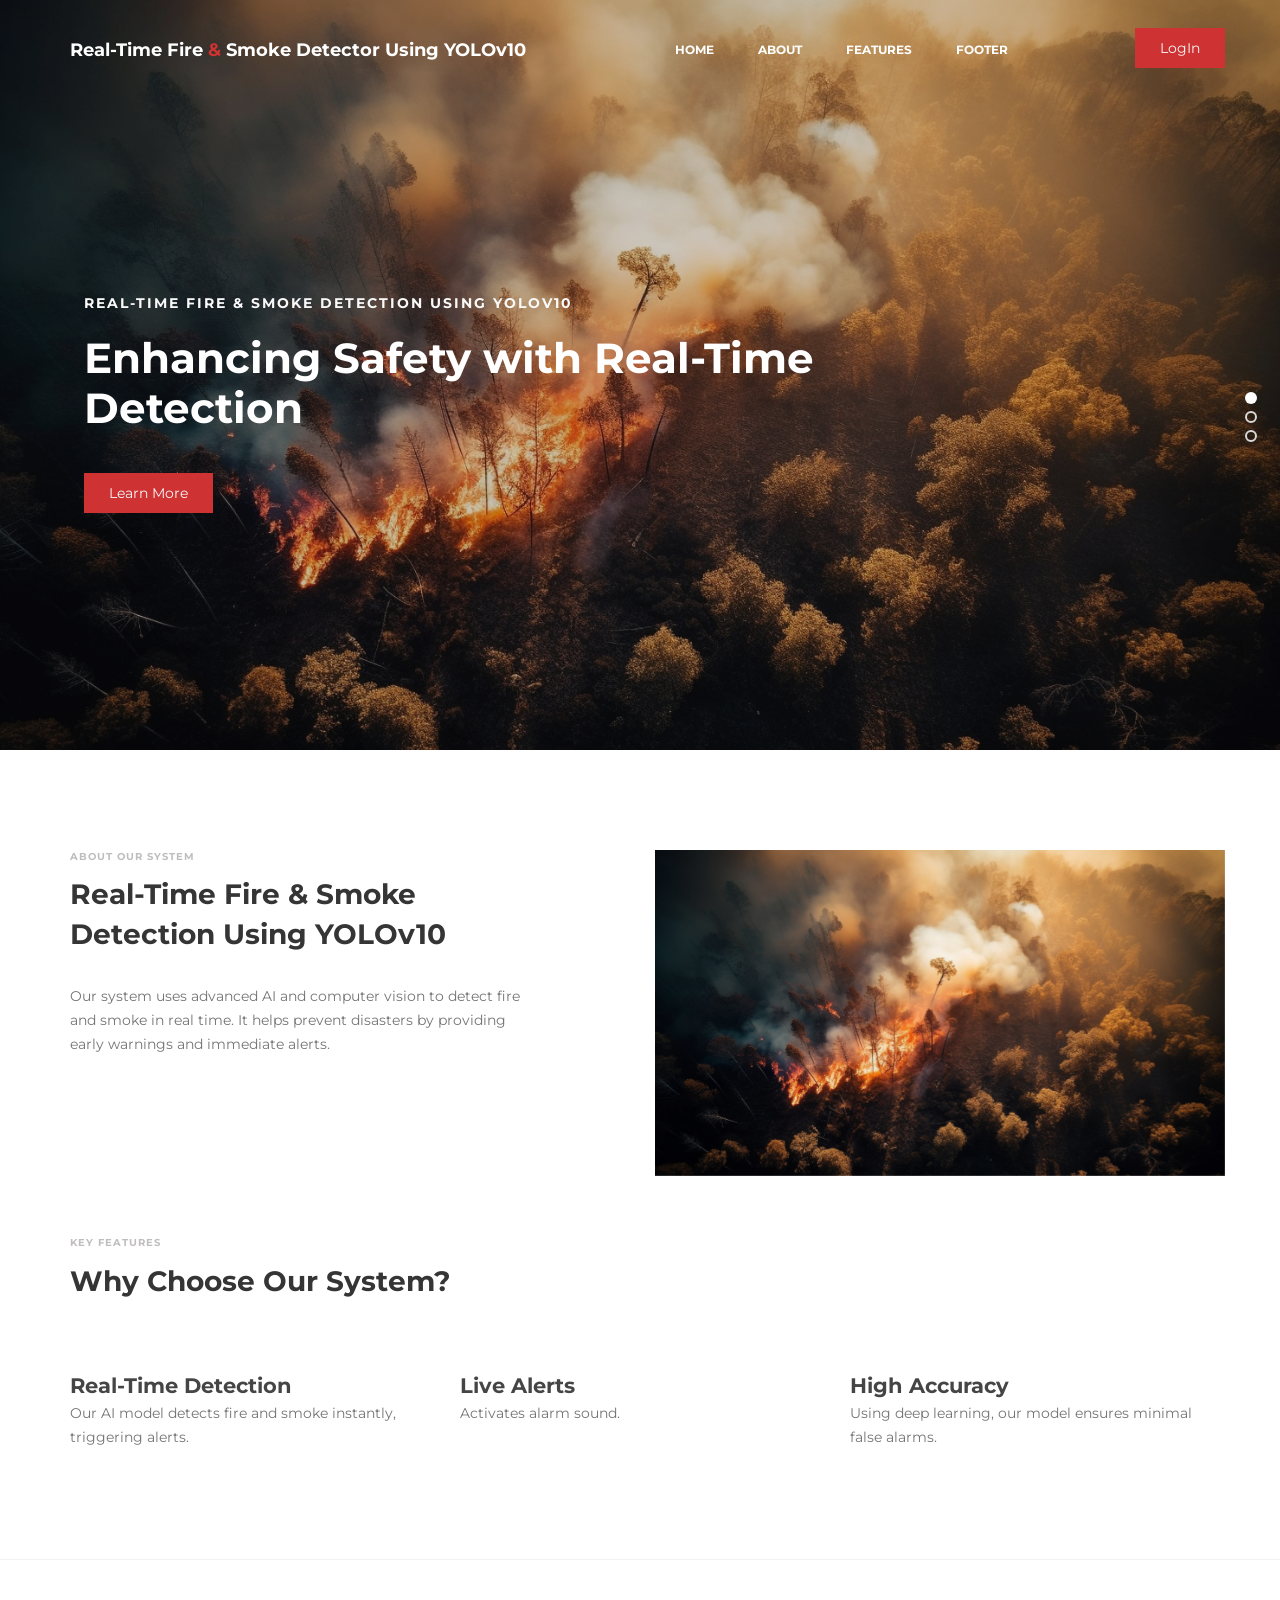
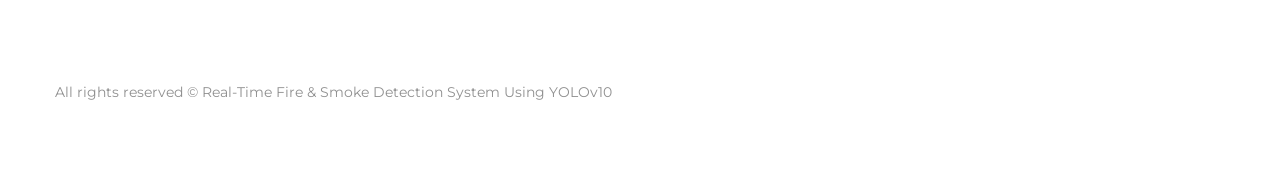
<file: templates/index.html>
<!DOCTYPE html>
<html lang="en">

<head>
     <title>Real-Time Fire & Smoke Detector Using YOLOv10</title>
     <meta charset="UTF-8">
     <meta http-equiv="X-UA-Compatible" content="IE=Edge">
     <meta name="viewport" content="width=device-width, initial-scale=1, maximum-scale=1">
     <link rel="stylesheet" href="../static/css/bootstrap.min.css">
     <link rel="stylesheet" href="../static/css/font-awesome.min.css">
     <link rel="stylesheet" href="../static/css/animate.css">
     <link rel="stylesheet" href="../static/css/owl.carousel.css">
     <link rel="stylesheet" href="../static/css/owl.theme.default.min.css">
     <link rel="stylesheet" href="../static/css/magnific-popup.css">
     <link rel="stylesheet" href="../static/css/templatemo-style.css">
</head>

<body>
     <!-- PRE LOADER -->
     <section class="preloader">
          <div class="spinner">
               <span class="spinner-rotate"></span>
          </div>
     </section>

     <!-- MENU -->
     <section class="navbar custom-navbar navbar-fixed-top" role="navigation">
          <div class="container">
               <div class="navbar-header">
                    <button class="navbar-toggle" data-toggle="collapse" data-target=".navbar-collapse">
                         <span class="icon icon-bar"></span>
                         <span class="icon icon-bar"></span>
                         <span class="icon icon-bar"></span>
                    </button>
                    <a href="/" class="navbar-brand">Real-Time Fire <span>&</span> Smoke Detector Using YOLOv10</a>
               </div>
               <div class="collapse navbar-collapse">
                    <ul class="nav navbar-nav navbar-nav-first">
                         <li><a href="#home" class="smoothScroll">Home</a></li>
                         <li><a href="#about" class="smoothScroll">About</a></li>
                         <li><a href="#features" class="smoothScroll">Features</a></li>
                         <li><a href="#footer" class="smoothScroll">Footer</a></li>
                    </ul>
                    <ul class="nav navbar-nav navbar-right">
                         <a href="/login" class="section-btn">LogIn</a>
                    </ul>
               </div>
          </div>
     </section>

     <!-- HOME -->
     <section id="home" class="slider" data-stellar-background-ratio="0.5">
          <div class="row">

               <div class="owl-carousel owl-theme">
                    <div class="item item-first">
                         <div class="caption">
                              <div class="container">
                                   <div class="col-md-8 col-sm-12">
                                        <h3>Real-Time Fire & Smoke Detection Using YOLOv10</h3>
                                        <h1>Enhancing Safety with Real-Time Detection</h1>
                                        <a href="#about" class="section-btn btn btn-default smoothScroll">Learn More</a>
                                   </div>
                              </div>
                         </div>
                    </div>

                    <div class="item item-second">
                         <div class="caption">
                              <div class="container">
                                   <div class="col-md-8 col-sm-12">
                                        <h3>Early Warning System</h3>
                                        <h1>Instant Alerts to Prevent Disasters</h1>
                                        <a href="#features" class="section-btn btn btn-default smoothScroll">Explore
                                             Features</a>
                                   </div>
                              </div>
                         </div>
                    </div>

                    <div class="item item-third">
                         <div class="caption">
                              <div class="container">
                                   <div class="col-md-8 col-sm-12">
                                        <h3>Protecting Lives & Property</h3>
                                        <h1>Real-Time Fire & Smoke Detection for Homes, Offices & Industries</h1>
                                        <a href="#contact" class="section-btn btn btn-default smoothScroll">Get in
                                             Touch</a>
                                   </div>
                              </div>
                         </div>
                    </div>
               </div>

          </div>
     </section>

     <!-- ABOUT -->
     <section id="about" data-stellar-background-ratio="0.5">
          <div class="container">
               <div class="row">
                    <div class="col-md-6 col-sm-12">
                         <div class="about-info">
                              <div class="section-title wow fadeInUp" data-wow-delay="0.2s">
                                   <h4>About Our System</h4>
                                   <h2>Real-Time Fire & Smoke Detection Using YOLOv10</h2>
                              </div>
                              <div class="wow fadeInUp" data-wow-delay="0.4s">
                                   <p>Our system uses advanced AI and computer vision to detect fire and smoke in real
                                        time. It helps prevent disasters by providing early warnings and immediate
                                        alerts.</p>
                              </div>
                         </div>
                    </div>
                    <div class="col-md-6 col-sm-12">
                         <div class="wow fadeInUp about-image" data-wow-delay="0.6s">
                              <img src="../static/images/i3.jpg" class="img-responsive" alt="Fire & Smoke Detection">
                         </div>
                    </div>
               </div>
          </div>
     </section>

     <!-- FEATURES -->
     <section id="features" data-stellar-background-ratio="0.5">
          <div class="container">
               <div class="row">
                    <div class="col-md-12 col-sm-12">
                         <div class="section-title wow fadeInUp" data-wow-delay="0.2s">
                              <h4>Key Features</h4>
                              <h2>Why Choose Our System?</h2>
                         </div>
                    </div>
                    <div class="col-md-4 col-sm-6">
                         <div class="feature-box wow fadeInUp" data-wow-delay="0.4s">
                              <h3>Real-Time Detection</h3>
                              <p>Our AI model detects fire and smoke instantly, triggering alerts.</p>
                         </div>
                    </div>
                    <div class="col-md-4 col-sm-6">
                         <div class="feature-box wow fadeInUp" data-wow-delay="0.6s">
                              <h3>Live Alerts</h3>
                              <p>Activates alarm sound.</p>
                         </div>
                    </div>
                    <div class="col-md-4 col-sm-6">
                         <div class="feature-box wow fadeInUp" data-wow-delay="0.8s">
                              <h3>High Accuracy</h3>
                              <p>Using deep learning, our model ensures minimal false alarms.</p>
                         </div>
                    </div>
               </div>
          </div>
     </section>

     <!-- FOOTER -->
     <footer id="footer" data-stellar-background-ratio="0.5">
          <div class="container">
               <div class="row">
                    <p>All rights reserved &copy; Real-Time Fire & Smoke Detection System Using YOLOv10</p>
               </div>
          </div>
     </footer>

     <!-- SCRIPTS -->
     <script src="../static/js/jquery.js"></script>
     <script src="../static/js/bootstrap.min.js"></script>
     <script src="../static/js/jquery.stellar.min.js"></script>
     <script src="../static/js/wow.min.js"></script>
     <script src="../static/js/owl.carousel.min.js"></script>
     <script src="../static/js/jquery.magnific-popup.min.js"></script>
     <script src="../static/js/smoothscroll.js"></script>
     <script src="../static/js/custom.js"></script>
</body>

</html>
</file>
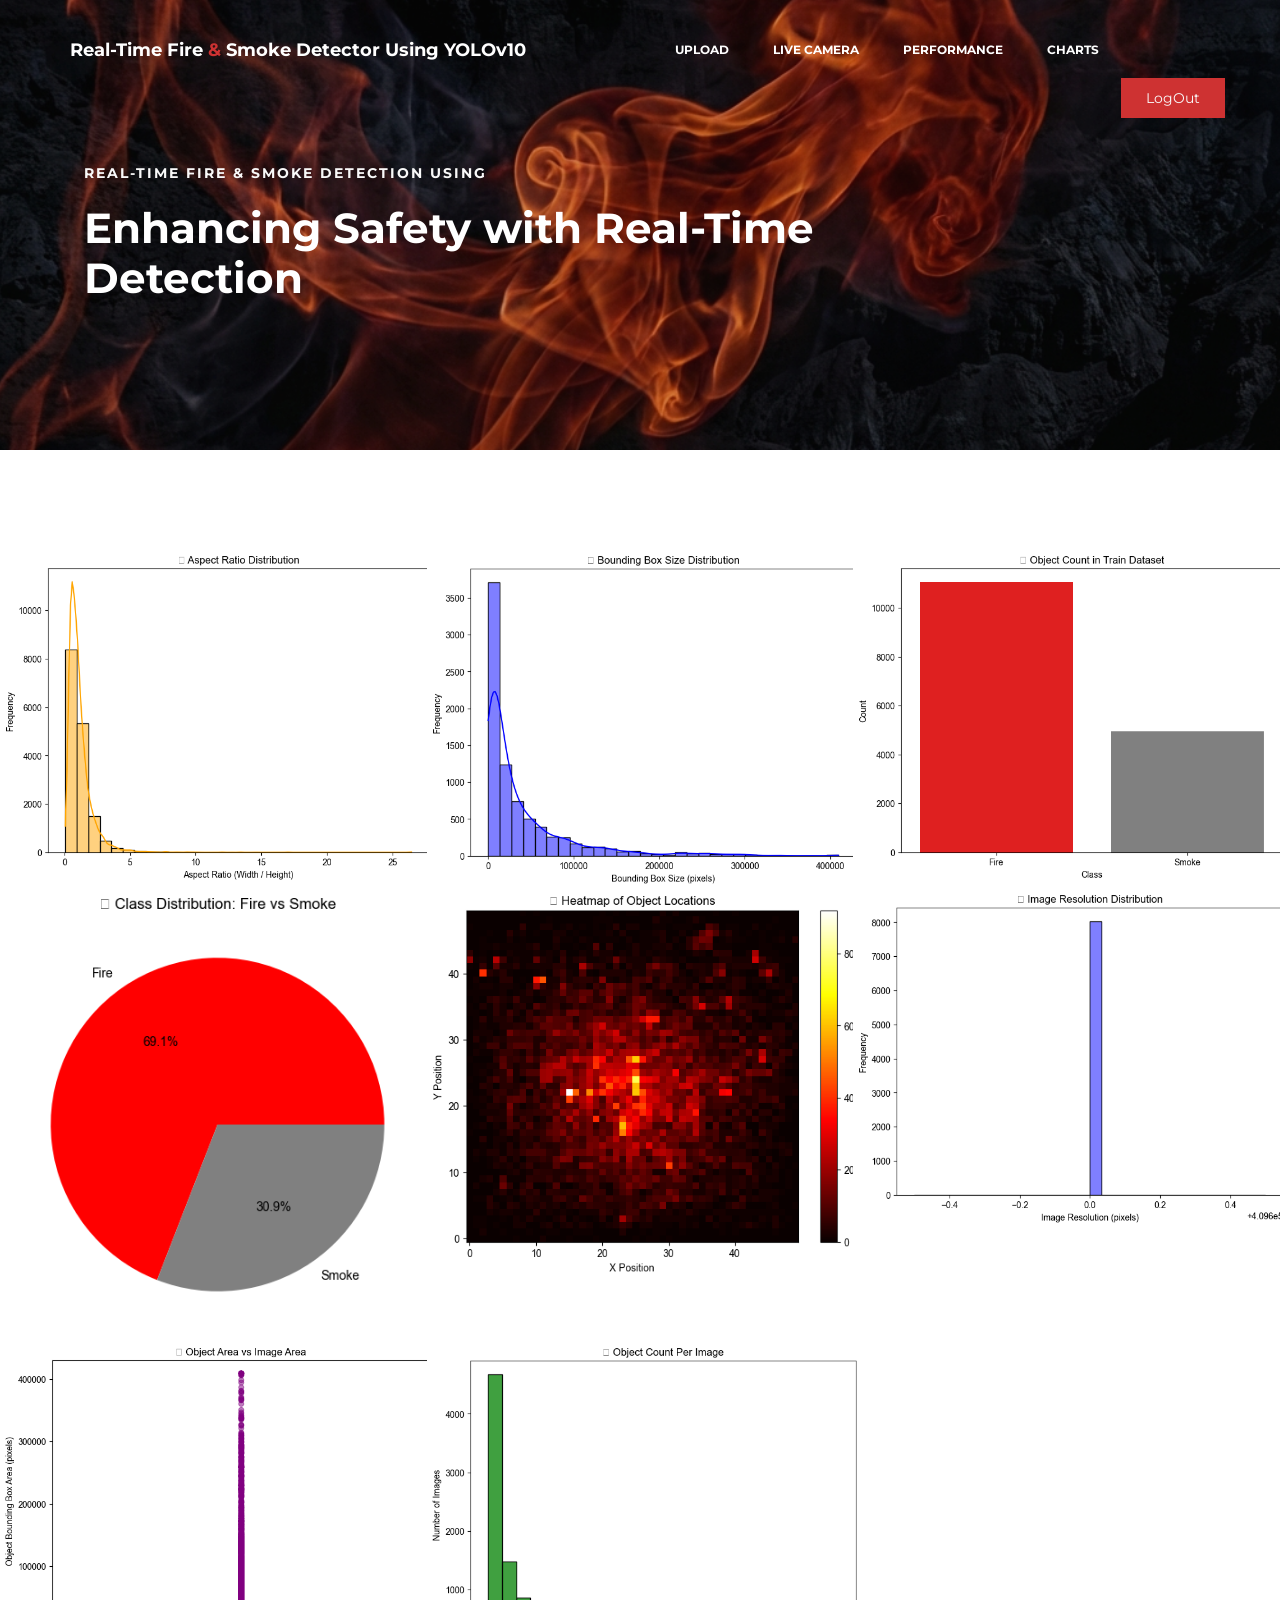
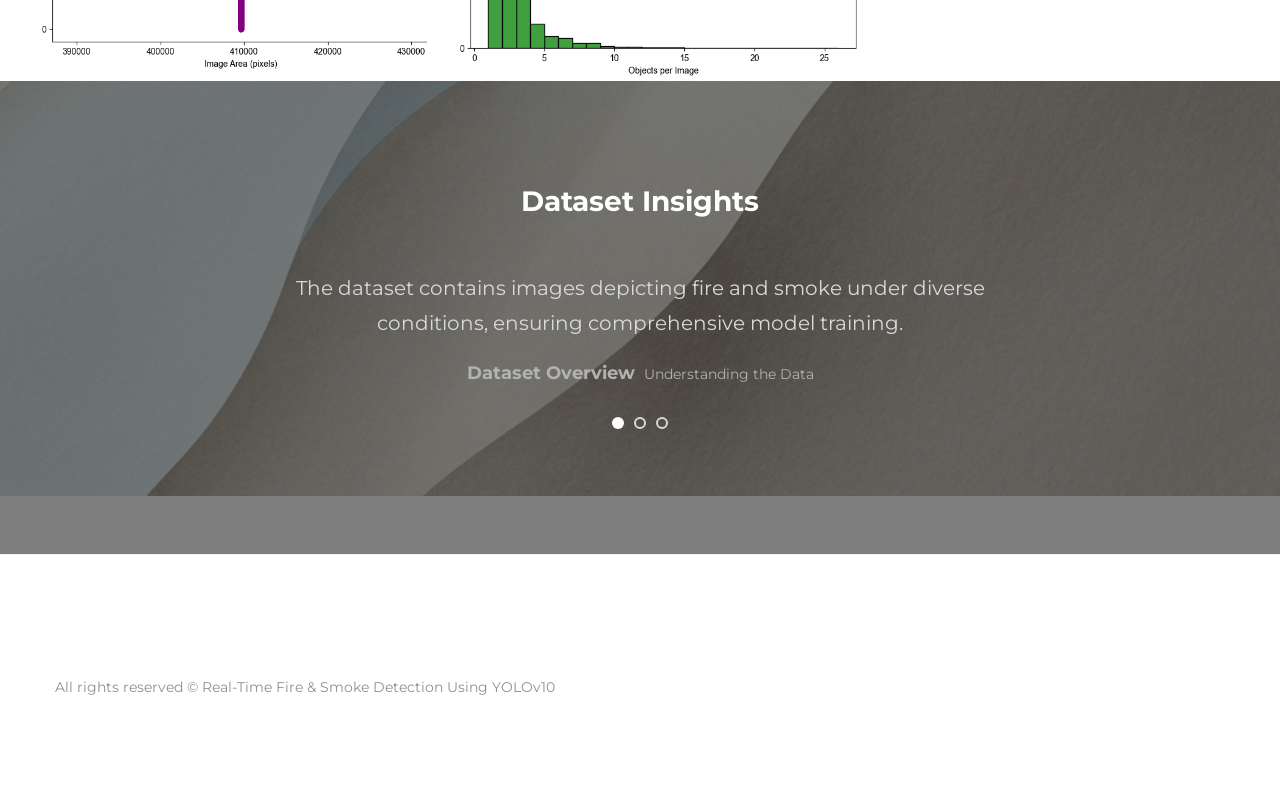
<file: templates/charts.html>
<!DOCTYPE html>
<html lang="en">

<head>

    <title>Real-Time Fire & Smoke Detector Using YOLOv10</title>

    <meta charset="UTF-8">
    <meta http-equiv="X-UA-Compatible" content="IE=Edge">
    <meta name="description" content="">
    <meta name="keywords" content="">
    <meta name="author" content="">
    <meta name="viewport" content="width=device-width, initial-scale=1, maximum-scale=1">

    <link rel="stylesheet" href="../static/css/bootstrap.min.css">
    <link rel="stylesheet" href="../static/css/font-awesome.min.css">
    <link rel="stylesheet" href="../static/css/animate.css">
    <link rel="stylesheet" href="../static/css/owl.carousel.css">
    <link rel="stylesheet" href="../static/css/owl.theme.default.min.css">
    <link rel="stylesheet" href="../static/css/magnific-popup.css">

    <!-- MAIN CSS -->
    <link rel="stylesheet" href="../static/css/templatemo-style-2.css">

</head>

<body>


    <section class="preloader">
        <div class="spinner">
            <span class="spinner-rotate"></span>
        </div>
    </section>

    <!-- MENU -->
    <section class="navbar custom-navbar navbar-fixed-top" role="navigation">
        <div class="container">
            <div class="navbar-header">
                <button class="navbar-toggle" data-toggle="collapse" data-target=".navbar-collapse">
                    <span class="icon icon-bar"></span>
                    <span class="icon icon-bar"></span>
                    <span class="icon icon-bar"></span>
                </button>
                <a href="/about" class="navbar-brand">Real-Time Fire <span>&</span> Smoke Detector Using YOLOv10</a>
            </div>
            <div class="collapse navbar-collapse">
                <ul class="nav navbar-nav navbar-nav-first">
                    <li><a href="/about" class="smoothScroll">Upload</a></li>
                    <li><a href="/live_video" class="smoothScroll">Live Camera</a></li>
                    <li><a href="/performance" class="smoothScroll">Performance</a></li>
                    <li><a href="charts" class="smoothScroll">Charts</a></li>
                </ul>
                <ul class="nav navbar-nav navbar-right">
                    <a href="/logout" class="section-btn">LogOut</a>
                </ul>
            </div>
        </div>
    </section>

    <!-- HOME -->
    <section id="home" class="slider" data-stellar-background-ratio="0.5">
        <div class="row">
            <div class="owl-carousel owl-theme">
                <div class="item item-first">
                    <img src="../static/images/header_fire_smoke.jpg" class="bg-video"
                        style="width: 100%; height: 100%; object-fit: cover; position: absolute; z-index: -1;">
                    <div class="caption">
                        <div class="container">
                            <div class="col-md-8 col-sm-12">
                                <h3>Real-Time Fire & Smoke Detection Using </h3>
                                <h1>Enhancing Safety with Real-Time Detection</h1>
                            </div>
                        </div>
                    </div>
                </div>
            </div>
        </div>
    </section>








    <!-- MENU-->
    <section id="menu" data-stellar-background-ratio="0.5">



        <div class="container">

            <div class="row">

                <div class="col-md-4 col-sm-6">
                    <!-- CHART THUMB -->
                    <div class="menu-thumb">
                        <a href="../static/images/charts/aspect_ratio_distribution.png" class="image-popup"
                            title="Aspect Ratio Distribution">
                            <img src="../static/images/charts/aspect_ratio_distribution.png" class="img-responsive"
                                alt="Aspect Ratio Distribution">

                            <div class="menu-info">
                                <div class="menu-item">
                                    <h3>Aspect Ratio Distribution</h3>
                                    <p>Visualizing the aspect ratios of images in the dataset.</p>
                                </div>
                            </div>
                        </a>
                    </div>
                </div>

                <div class="col-md-4 col-sm-6">
                    <!-- CHART THUMB -->
                    <div class="menu-thumb">
                        <a href="../static/images/charts/bbox_size_distribution.png" class="image-popup"
                            title="Bounding Box Size Distribution">
                            <img src="../static/images/charts/bbox_size_distribution.png" class="img-responsive"
                                alt="Bounding Box Size Distribution">

                            <div class="menu-info">
                                <div class="menu-item">
                                    <h3>Bounding Box Size Distribution</h3>
                                    <p>Analyzing the sizes of bounding boxes in the dataset.</p>
                                </div>
                            </div>
                        </a>
                    </div>
                </div>

                <div class="col-md-4 col-sm-6">
                    <!-- CHART THUMB -->
                    <div class="menu-thumb">
                        <a href="../static/images/charts/class_count_train.png" class="image-popup"
                            title="Class Count in Training Set">
                            <img src="../static/images/charts/class_count_train.png" class="img-responsive"
                                alt="Class Count in Training Set">

                            <div class="menu-info">
                                <div class="menu-item">
                                    <h3>Class Count in Training Set</h3>
                                    <p>Distribution of fire and smoke classes in the training data.</p>
                                </div>
                            </div>
                        </a>
                    </div>
                </div>




            </div>
        </div>
        <div class="container">

            <div class="row">

                <div class="col-md-4 col-sm-6">
                    <!-- CHART THUMB -->
                    <div class="menu-thumb">
                        <a href="../static/images/charts/class_distribution.png" class="image-popup"
                            title="Class Distribution">
                            <img src="../static/images/charts/class_distribution.png" class="img-responsive"
                                alt="Class Distribution">

                            <div class="menu-info">
                                <div class="menu-item">
                                    <h3>Class Distribution</h3>
                                    <p>Visualizing the distribution of fire and smoke classes.</p>
                                </div>
                            </div>
                        </a>
                    </div>
                </div>

                <div class="col-md-4 col-sm-6">
                    <!-- CHART THUMB -->
                    <div class="menu-thumb">
                        <a href="../static/images/charts/heatmap.png" class="image-popup"
                            title="Heatmap of Annotations">
                            <img src="../static/images/charts/heatmap.png" class="img-responsive"
                                alt="Heatmap of Annotations">

                            <div class="menu-info">
                                <div class="menu-item">
                                    <h3>Heatmap of Annotations</h3>
                                    <p>Highlighting areas with frequent fire and smoke detections.</p>
                                </div>
                            </div>
                        </a>
                    </div>
                </div>

                <div class="col-md-4 col-sm-6">
                    <!-- CHART THUMB -->
                    <div class="menu-thumb">
                        <a href="../static/images/charts/image_resolution_distribution.png" class="image-popup"
                            title="Image Resolution Distribution">
                            <img src="../static/images/charts/image_resolution_distribution.png" class="img-responsive"
                                alt="Image Resolution Distribution">

                            <div class="menu-info">
                                <div class="menu-item">
                                    <h3>Image Resolution Distribution</h3>
                                    <p>Distribution of image resolutions across the dataset.</p>
                                </div>
                            </div>
                        </a>
                    </div>
                </div>




            </div>
        </div>

        <div class="container">

            <div class="row">



                <div class="col-md-4 col-sm-6">
                    <!-- CHART THUMB -->
                    <div class="menu-thumb">
                        <a href="../static/images/charts/object_area_vs_image_area.png" class="image-popup"
                            title="Object Area vs Image Area">
                            <img src="../static/images/charts/object_area_vs_image_area.png" class="img-responsive"
                                alt="Object Area vs Image Area">

                            <div class="menu-info">
                                <div class="menu-item">
                                    <h3>Object Area vs Image Area</h3>
                                    <p>Comparing object sizes relative to image dimensions.</p>
                                </div>
                            </div>
                        </a>
                    </div>
                </div>

                <div class="col-md-4 col-sm-6">
                    <!-- CHART THUMB -->
                    <div class="menu-thumb">
                        <a href="../static/images/charts/object_count_per_image.png" class="image-popup"
                            title="Object Count per Image">
                            <img src="../static/images/charts/object_count_per_image.png" class="img-responsive"
                                alt="Object Count per Image">

                            <div class="menu-info">
                                <div class="menu-item">
                                    <h3>Object Count per Image</h3>
                                    <p>Distribution of detected objects across images.</p>
                                </div>
                            </div>
                        </a>
                    </div>
                </div>


            </div>
        </div>



    </section>

    <section id="testimonial" data-stellar-background-ratio="0.5">
        <div class="overlay"></div>
        <div class="container">
            <div class="row">

                <div class="col-md-12 col-sm-12">
                    <div class="section-title wow fadeInUp" data-wow-delay="0.1s">
                        <h2>Dataset Insights</h2>
                    </div>
                </div>

                <div class="col-md-offset-2 col-md-8 col-sm-12">
                    <div class="owl-carousel owl-theme">
                        <div class="item">
                            <p>The dataset contains images depicting fire and smoke under diverse conditions, ensuring
                                comprehensive model training.</p>
                            <div class="tst-author">
                                <h4>Dataset Overview</h4>
                                <span>Understanding the Data</span>
                            </div>
                        </div>

                        <div class="item">
                            <p>Visualizations such as class distribution and bounding box sizes help uncover dataset
                                patterns, ensuring better detection accuracy.</p>
                            <div class="tst-author">
                                <h4>Data Distribution</h4>
                                <span>Analyzing the Patterns</span>
                            </div>
                        </div>

                        <div class="item">
                            <p>Insights drawn from these charts guide model improvements, optimizing detection
                                performance for real-world scenarios.</p>
                            <div class="tst-author">
                                <h4>Model Insights</h4>
                                <span>Enhancing Performance</span>
                            </div>
                        </div>

                    </div>
                </div>

            </div>
        </div>
    </section>






    <!-- FOOTER -->
    <footer id="footer" data-stellar-background-ratio="0.5">
        <div class="container">
            <div class="row">
                <p>All rights reserved &copy; Real-Time Fire & Smoke Detection Using YOLOv10</p>
            </div>
        </div>
    </footer>


    <!-- SCRIPTS -->
    <script src="../static/js/jquery.js"></script>
    <script src="../static/js/bootstrap.min.js"></script>
    <script src="../static/js/jquery.stellar.min.js"></script>
    <script src="../static/js/wow.min.js"></script>
    <script src="../static/js/owl.carousel.min.js"></script>
    <script src="../static/js/jquery.magnific-popup.min.js"></script>
    <script src="../static/js/smoothscroll.js"></script>
    <script src="../static/js/custom.js"></script>

</body>

</html>
</file>
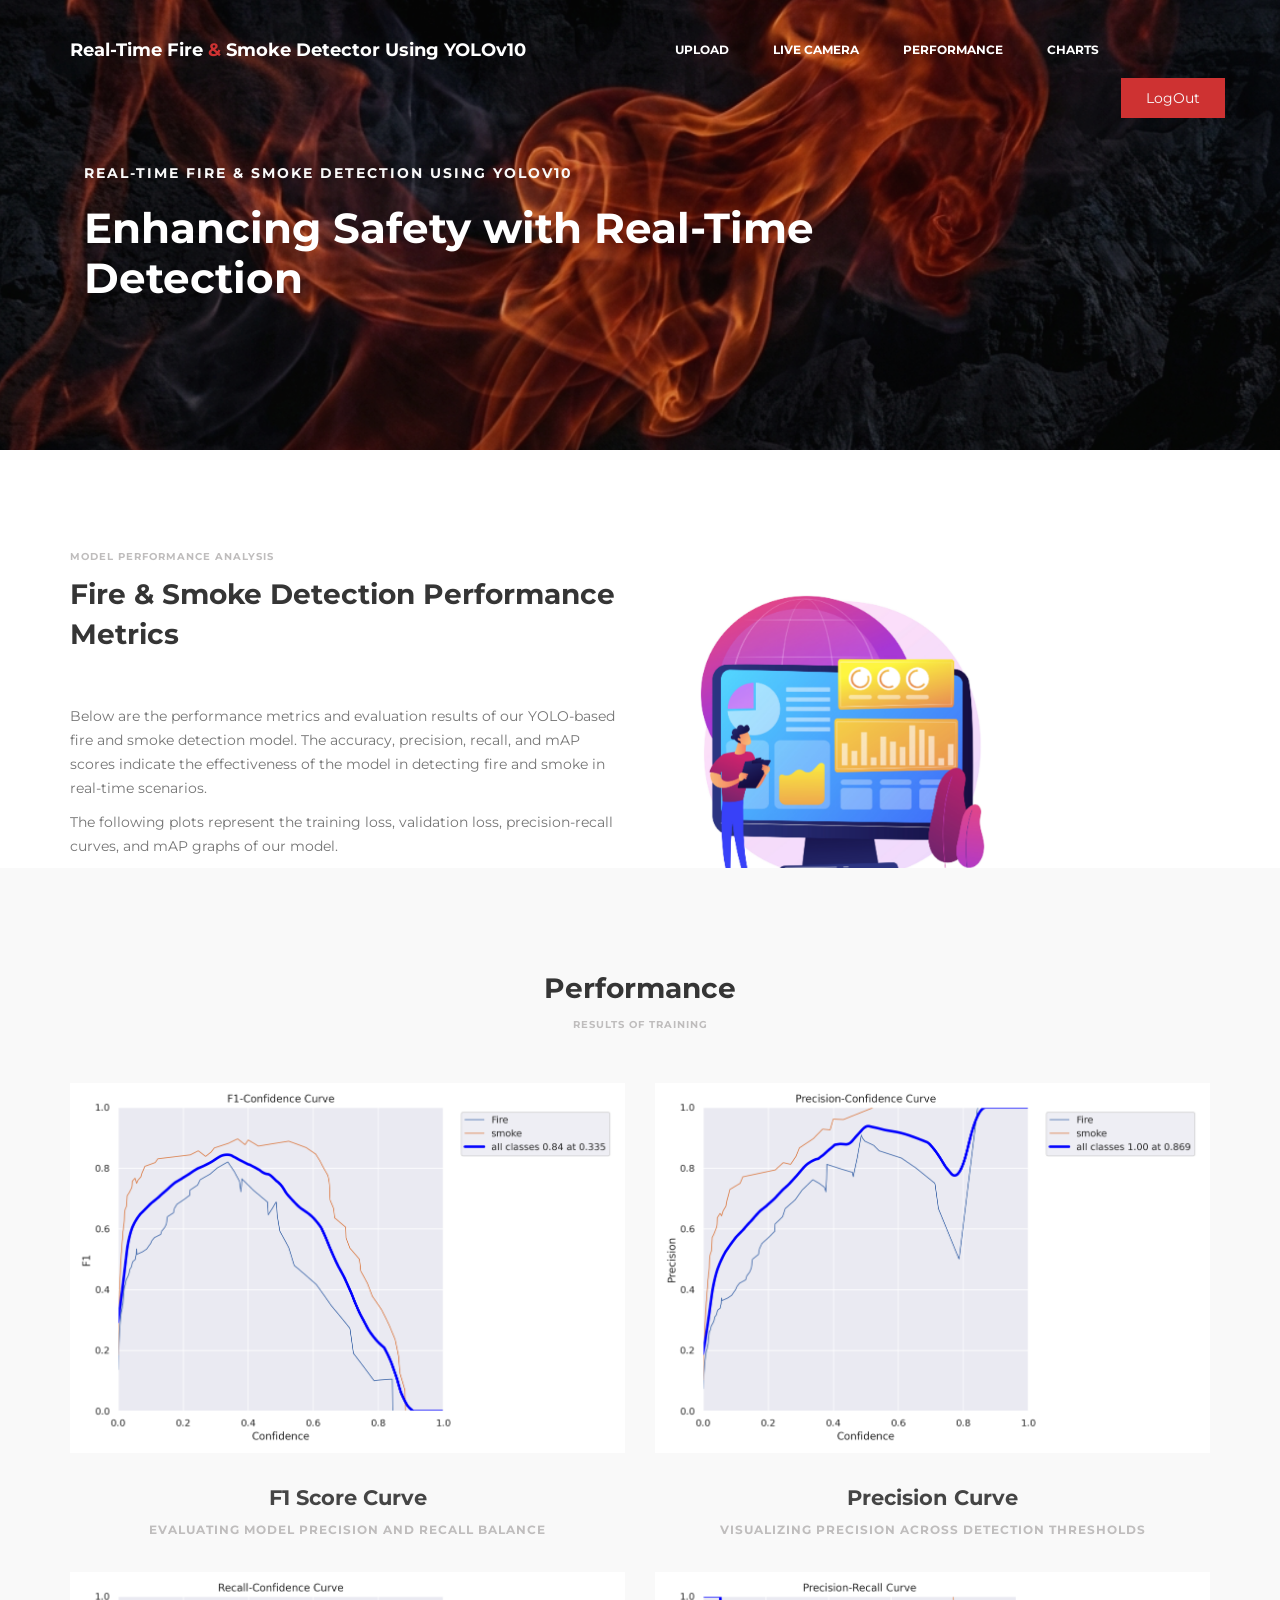
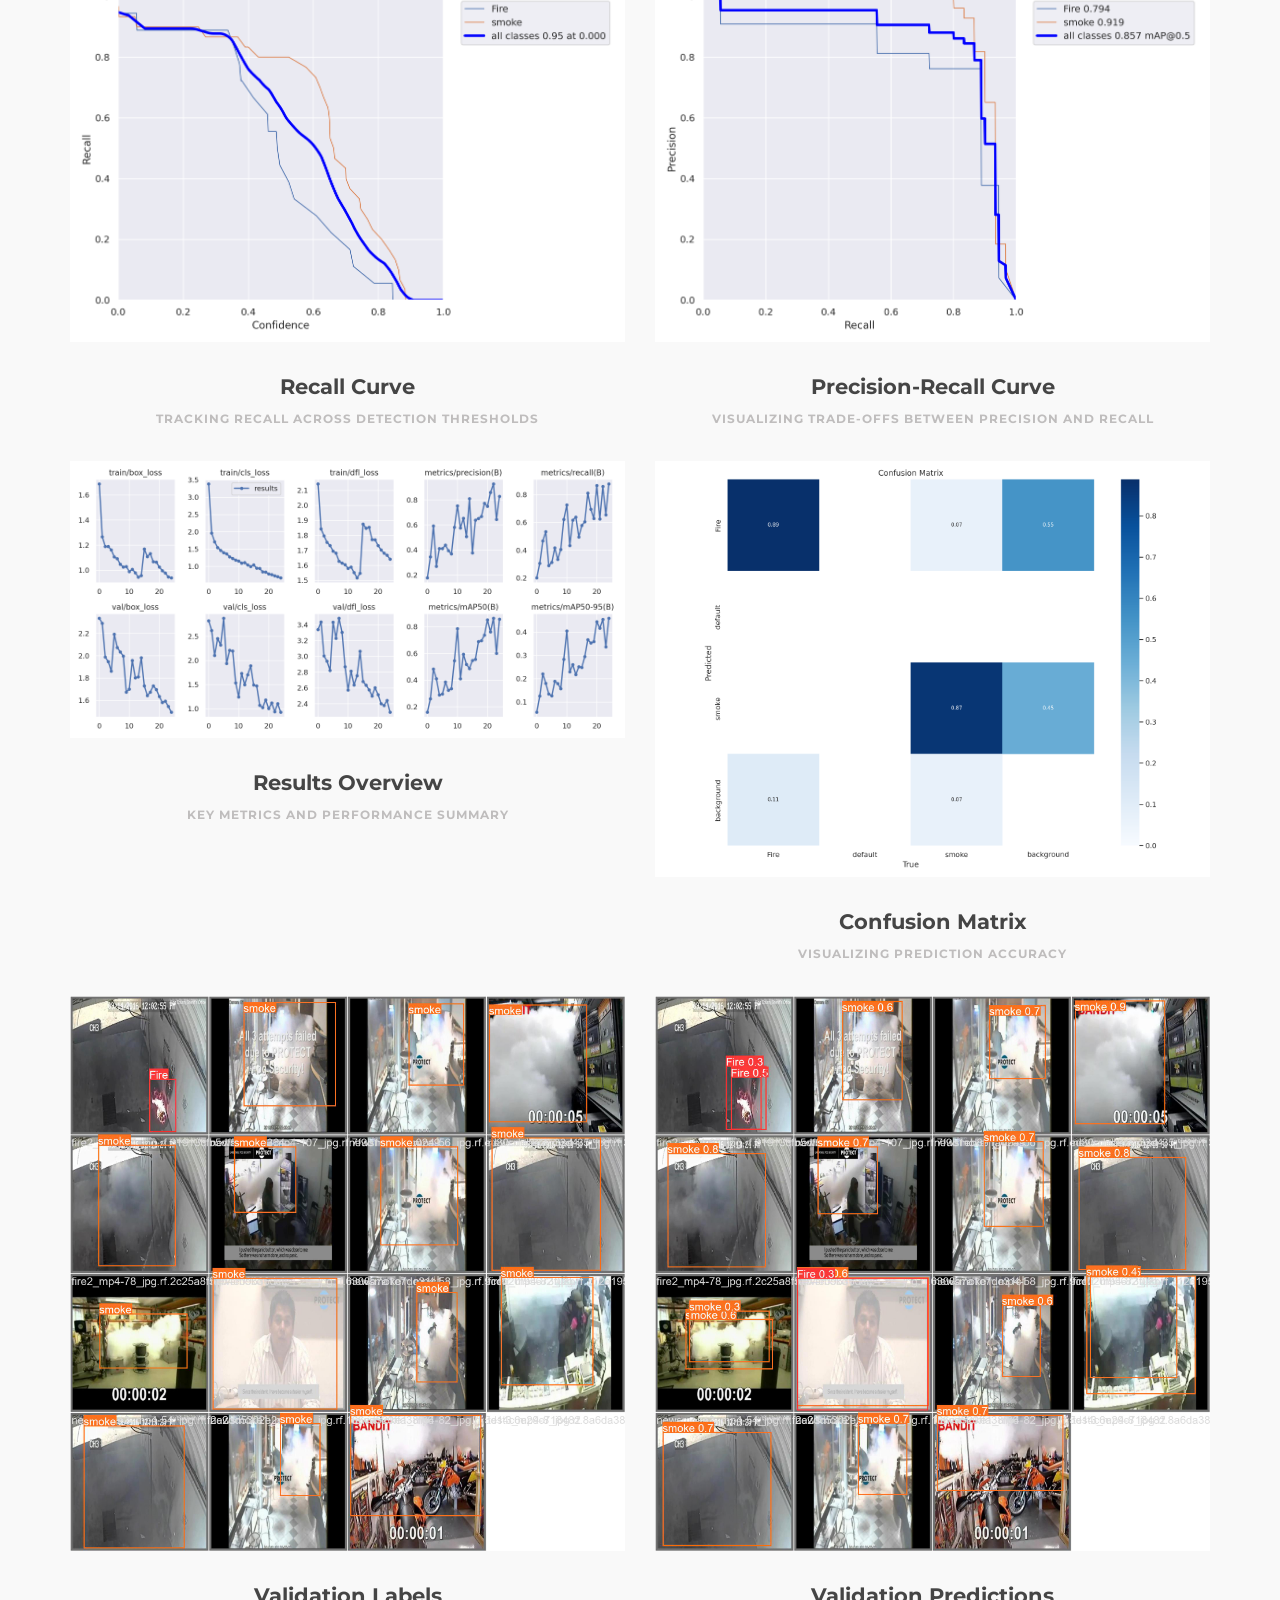
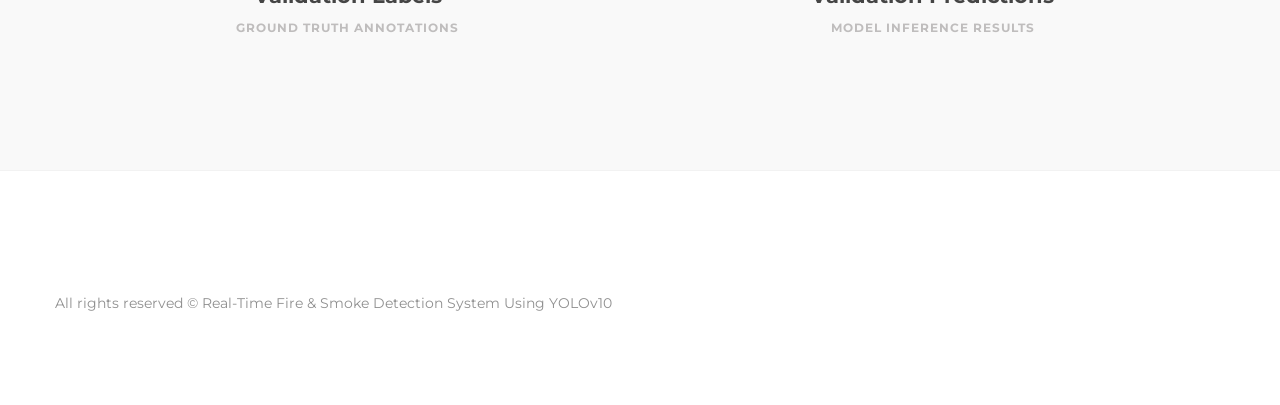
<file: templates/performance.html>
<!DOCTYPE html>
<html lang="en">

<head>

    <title>Real-Time Fire & Smoke Detector Using YOLOv10</title>
    <!-- 

Eatery Cafe Template 

http://www.templatemo.com/tm-515-eatery

-->
    <meta charset="UTF-8">
    <meta http-equiv="X-UA-Compatible" content="IE=Edge">
    <meta name="description" content="">
    <meta name="keywords" content="">
    <meta name="author" content="">
    <meta name="viewport" content="width=device-width, initial-scale=1, maximum-scale=1">

    <link rel="stylesheet" href="../static/css/bootstrap.min.css">
    <link rel="stylesheet" href="../static/css/font-awesome.min.css">
    <link rel="stylesheet" href="../static/css/animate.css">
    <link rel="stylesheet" href="../static/css/owl.carousel.css">
    <link rel="stylesheet" href="../static/css/owl.theme.default.min.css">
    <link rel="stylesheet" href="../static/css/magnific-popup.css">

    <!-- MAIN CSS -->
    <link rel="stylesheet" href="../static/css/templatemo-style-2.css">

</head>

<body>

    <!-- PRE LOADER -->
    <!-- PRE LOADER -->
    <section class="preloader">
        <div class="spinner">
            <span class="spinner-rotate"></span>
        </div>
    </section>

    <!-- MENU -->
    <section class="navbar custom-navbar navbar-fixed-top" role="navigation">
        <div class="container">
            <div class="navbar-header">
                <button class="navbar-toggle" data-toggle="collapse" data-target=".navbar-collapse">
                    <span class="icon icon-bar"></span>
                    <span class="icon icon-bar"></span>
                    <span class="icon icon-bar"></span>
                </button>
                <a href="/about" class="navbar-brand">Real-Time Fire <span>&</span> Smoke Detector Using YOLOv10</a>
            </div>
            <div class="collapse navbar-collapse">
                <ul class="nav navbar-nav navbar-nav-first">
                    <li><a href="/about" class="smoothScroll">Upload</a></li>
                    <li><a href="/live_video" class="smoothScroll">Live Camera</a></li>
                    <li><a href="/performance" class="smoothScroll">Performance</a></li>
                    <li><a href="/charts" class="smoothScroll">Charts</a></li>
                </ul>
                <ul class="nav navbar-nav navbar-right">
                    <a href="/logout" class="section-btn">LogOut</a>
                </ul>
            </div>
        </div>
    </section>

    <!-- HOME -->
    <section id="home" class="slider" data-stellar-background-ratio="0.5">
        <div class="row">
            <div class="owl-carousel owl-theme">
                <div class="item item-first">
                    <img src="../static/images/header_fire_smoke.jpg" class="bg-video"
                        style="width: 100%; height: 100%; object-fit: cover; position: absolute; z-index: -1;">
                    <div class="caption">
                        <div class="container">
                            <div class="col-md-8 col-sm-12">
                                <h3>Real-Time Fire & Smoke Detection Using YOLOv10</h3>
                                <h1>Enhancing Safety with Real-Time Detection</h1>
                            </div>
                        </div>
                    </div>
                </div>
            </div>
        </div>
    </section>


    <!-- ABOUT -->
    <section id="about" data-stellar-background-ratio="0.5">
        <div class="container">
            <div class="row">
                <div class="col-md-6 col-sm-12">
                    <div class="performance-info">
                        <div class="section-title wow fadeInUp" data-wow-delay="0.2s">
                            <h4>Model Performance Analysis</h4>
                            <h2>Fire & Smoke Detection Performance Metrics</h2>
                        </div>
                        <div class="wow fadeInUp" data-wow-delay="0.4s">
                            <p>Below are the performance metrics and evaluation results of our YOLO-based fire and smoke
                                detection model. The accuracy, precision, recall, and mAP scores indicate the
                                effectiveness of the model in detecting fire and smoke in real-time scenarios.</p>
                            <p>The following plots represent the training loss, validation loss, precision-recall
                                curves, and mAP graphs of our model.</p>
                        </div>
                    </div>
                </div>

                <div class="col-md-4 col-sm-4">
                    <div class="wow fadeInUp about-image" data-wow-delay="0.6s">
                        <img src="../static/images/performance.jpg" class="img-responsive" alt="">
                    </div>
                </div>
            </div>
        </div>
    </section>


    <!-- TEAM -->
    <section id="team" data-stellar-background-ratio="0.5">
        <div class="container">
            <div class="row">

                <div class="col-md-12 col-sm-12">
                    <div class="section-title wow fadeInUp" data-wow-delay="0.1s">
                        <h2>Performance</h2>
                        <h4>Results of training</h4>
                    </div>
                </div>

                <div class="col-md-6 col-sm-6">
                    <div class="team-thumb wow fadeInUp" data-wow-delay="0.2s">
                        <img src="../static/images/new/F1_curve.png" class="img-responsive" alt="">
                        <div class="team-hover">
                            <div class="team-item">
                                <h4>F1 Score Curve - Performance Analysis</h4>
                            </div>
                        </div>
                    </div>
                    <div class="team-info">
                        <h3>F1 Score Curve</h3>
                        <p>Evaluating Model Precision and Recall Balance</p>
                    </div>
                </div>

                <div class="col-md-6 col-sm-6">
                    <div class="team-thumb wow fadeInUp" data-wow-delay="0.4s">
                        <img src="../static/images/new/P_curve.png" class="img-responsive" alt="">
                        <div class="team-hover">
                            <div class="team-item">
                                <h4>Precision Curve - Analyzing Model Accuracy</h4>
                            </div>
                        </div>
                    </div>
                    <div class="team-info">
                        <h3>Precision Curve</h3>
                        <p>Visualizing Precision Across Detection Thresholds</p>
                    </div>
                </div>


                <div class="col-md-6 col-sm-6">
                    <div class="team-thumb wow fadeInUp" data-wow-delay="0.6s">
                        <img src="../static/images/new/R_curve.png" class="img-responsive" alt="">
                        <div class="team-hover">
                            <div class="team-item">
                                <h4>Recall Curve - Evaluating Model Sensitivity</h4>
                            </div>
                        </div>
                    </div>
                    <div class="team-info">
                        <h3>Recall Curve</h3>
                        <p>Tracking Recall Across Detection Thresholds</p>
                    </div>
                </div>

                <div class="col-md-6 col-sm-6">
                    <div class="team-thumb wow fadeInUp" data-wow-delay="0.6s">
                        <img src="../static/images/new/PR_curve.png" class="img-responsive" alt="">
                        <div class="team-hover">
                            <div class="team-item">
                                <h4>Precision-Recall Curve - Balancing Precision and Recall</h4>
                            </div>
                        </div>
                    </div>
                    <div class="team-info">
                        <h3>Precision-Recall Curve</h3>
                        <p>Visualizing Trade-offs Between Precision and Recall</p>
                    </div>
                </div>


                <div class="col-md-6 col-sm-6">
                    <div class="team-thumb wow fadeInUp" data-wow-delay="0.6s">
                        <img src="../static/images/new/results.png" class="img-responsive" alt="">
                        <div class="team-hover">
                            <div class="team-item">
                                <h4>Model Performance Results Overview</h4>
                            </div>
                        </div>
                    </div>
                    <div class="team-info">
                        <h3>Results Overview</h3>
                        <p>Key Metrics and Performance Summary</p>
                    </div>
                </div>


                <div class="col-md-6 col-sm-6">
                    <div class="team-thumb wow fadeInUp" data-wow-delay="0.6s">
                        <img src="../static/images/new/confusion_matrix.png" class="img-responsive" alt="">
                        <div class="team-hover">
                            <div class="team-item">
                                <h4>Confusion Matrix</h4>
                            </div>
                        </div>
                    </div>
                    <div class="team-info">
                        <h3>Confusion Matrix</h3>
                        <p>Visualizing Prediction Accuracy</p>
                    </div>
                </div>

                <div class="col-md-6 col-sm-6">
                    <div class="team-thumb wow fadeInUp" data-wow-delay="0.6s">
                        <img src="../static/images/new/val_batch1_labels.jpg" class="img-responsive" alt="">
                        <div class="team-hover">
                            <div class="team-item">
                                <h4>Validation Batch 1 - Labels</h4>
                            </div>
                        </div>
                    </div>
                    <div class="team-info">
                        <h3>Validation Labels</h3>
                        <p>Ground Truth Annotations</p>
                    </div>
                </div>

                <div class="col-md-6 col-sm-6">
                    <div class="team-thumb wow fadeInUp" data-wow-delay="0.6s">
                        <img src="../static/images/new/val_batch1_pred.jpg" class="img-responsive" alt="">
                        <div class="team-hover">
                            <div class="team-item">
                                <h4>Validation Batch 1 - Predictions</h4>
                            </div>
                        </div>
                    </div>
                    <div class="team-info">
                        <h3>Validation Predictions</h3>
                        <p>Model Inference Results</p>
                    </div>
                </div>


            </div>
        </div>
    </section>






    <!-- FOOTER -->
    <footer id="footer" data-stellar-background-ratio="0.5">
        <div class="container">
            <div class="row">
                <p>All rights reserved &copy; Real-Time Fire & Smoke Detection System Using YOLOv10</p>
            </div>
        </div>
    </footer>


    <!-- SCRIPTS -->
    <script src="../static/js/jquery.js"></script>
    <script src="../static/js/bootstrap.min.js"></script>
    <script src="../static/js/jquery.stellar.min.js"></script>
    <script src="../static/js/wow.min.js"></script>
    <script src="../static/js/owl.carousel.min.js"></script>
    <script src="../static/js/jquery.magnific-popup.min.js"></script>
    <script src="../static/js/smoothscroll.js"></script>
    <script src="../static/js/custom.js"></script>

</body>

</html>
</file>
<file: static/css/templatemo-style.css>
/*

Eatery Cafe Template 

http://www.templatemo.com/tm-515-eatery

*/

  @import url('https://fonts.googleapis.com/css?family=Montserrat:400,700');

  body {
    background: #ffffff;
    font-family: 'Montserrat', sans-serif;
    overflow-x: hidden;
  }



  /*---------------------------------------
     TYPOGRAPHY              
  -----------------------------------------*/

  h1,h2,h3,h4,h5,h6 {
    font-weight: bold;
    line-height: inherit;
  }

  h1 {
    color: #252525;
    font-size: 3em;
    line-height: 50px;
  }

  h2 {
    color: #353535;
    font-size: 2em;
    padding-bottom: 10px;
  }

  h3 {
    font-size: 1.5em;
    margin-bottom: 0;
  }

  h3,
  h3 a {
    color: #454545;
  }

  p {
    color: #757575;
    font-size: 14px;
    font-weight: normal;
    line-height: 24px;
  }



  /*---------------------------------------
     GENERAL               
  -----------------------------------------*/

  html{
    -webkit-font-smoothing: antialiased;
  }

  a {
    color: #252525;
    -webkit-transition: 0.5s;
    transition: 0.5s;
    text-decoration: none !important;
  }

  a:hover, a:active, a:focus {
    color: #ce3232;
    outline: none;
  }

  ::-webkit-scrollbar{
    width: 8px;
    height: 8px;
  }

  ::-webkit-scrollbar-thumb {
    cursor: pointer;
    background: #000000;
  }

  .section-title {
    padding-bottom: 40px;
  }

  .section-title h2 {
    margin: 0;
  }

  .section-title h4 {
    color: #bfbdbd;
    font-size: 10px;
    letter-spacing: 1px;
    text-transform: uppercase;
    margin-top: 0;
  }

  .overlay {
    background: rgba(0,0,0,0.5);
    position: absolute;
    top: 0;
    right: 0;
    bottom: 0;
    left: 0;
    width: 100%;
    height: 100%;
  }

  section {
    position: relative;
    padding: 100px 0;
  }

  #team, 
  #menu,
  #testimonial {
    text-align: center;
  }

  .about-image img,
  .team-thumb img {
    width: 100%;
  }
  
  #google-map iframe {
    border: 0;
    width: 100%;
    height: 390px;
  }



  /*---------------------------------------
     BUTTONS               
  -----------------------------------------*/

  .section-btn {
    background: #ce3232;
    border-radius: 0;
    border: 0;
    color: #f9f9f9;
    font-size: inherit;
    font-weight: normal;
    padding: 10px 25px;
    transition: 0.5s 0.2s;
  }



  /*---------------------------------------
       PRE LOADER              
  -----------------------------------------*/

  .preloader {
    position: fixed;
    top: 0;
    left: 0;
    width: 100%;
    height: 100%;
    z-index: 99999;
    display: flex;
    flex-flow: row nowrap;
    justify-content: center;
    align-items: center;
    background: none repeat scroll 0 0 #ffffff;
  }

  .spinner {
    border: 1px solid transparent;
    border-radius: 3px;
    position: relative;
  }

  .spinner:before {
    content: '';
    box-sizing: border-box;
    position: absolute;
    top: 50%;
    left: 50%;
    width: 45px;
    height: 45px;
    margin-top: -10px;
    margin-left: -10px;
    border-radius: 50%;
    border: 1px solid #575757;
    border-top-color: #ffffff;
    animation: spinner .9s linear infinite;
  }

  @-webkit-@keyframes spinner {
    to {transform: rotate(360deg);}
  }

  @keyframes spinner {
    to {transform: rotate(360deg);}
  }



  /*---------------------------------------
      MENU              
  -----------------------------------------*/

  .custom-navbar {
    border: none;
    margin-bottom: 0;
    padding: 25px 0;
  }

  .custom-navbar .navbar-brand {
    color: #ffffff;
    font-size: 18px;
    font-weight: bold;
  }

  .custom-navbar .navbar-brand span {
    color: #ce3232;
  }

  .top-nav-collapse {
    background: #ffffff;
  }

  .custom-navbar .navbar-nav.navbar-nav-first {
    margin-left: 8em;
  }

  .custom-navbar .navbar-nav.navbar-right li a {
    padding-right: 12px;
    padding-left: 12px;
  }

  .custom-navbar .navbar-nav.navbar-right .section-btn {
    display: inline-block;
    margin: 0.2em 0 0 1em;
  }

  .custom-navbar .navbar-nav.navbar-right .section-btn:hover {
    background: #292929;
    color: #ffffff;
  }

  .custom-navbar .navbar-nav.navbar-right .section-btn:focus {
    color: #ffffff;
  }

  .custom-navbar .navbar-nav.navbar-right .section-btn a {
    padding: 10px 25px;
  }

  .custom-navbar .nav .section-btn a:hover {
    color: #ffffff;
  }

  .custom-navbar .nav li a {
    font-size: 12px;
    font-weight: bold;
    color: #ffffff;
    padding-right: 22px;
    padding-left: 22px;
    text-transform: uppercase;
  }

  .custom-navbar .nav li a:hover {
    background: transparent;
    color: #ce3232;
  }

  .custom-navbar .navbar-nav > li > a:hover,
  .custom-navbar .navbar-nav > li > a:focus {
    background-color: transparent;
  }

  .custom-navbar .nav li.active > a {
    background-color: transparent;
    color: #ce3232;
  }

  .custom-navbar .navbar-toggle {
    border: none;
    padding-top: 10px;
  }

  .custom-navbar .navbar-toggle {
    background-color: transparent;
  }

  .custom-navbar .navbar-toggle .icon-bar {
    background: #252525;
    border-color: transparent;
  }

  @media(min-width:768px) {
    .custom-navbar {
      border-bottom: 0;
      background: 0 0; 
    }

    .custom-navbar.top-nav-collapse {
      background: #ffffff;
      -webkit-box-shadow: 0 1px 30px rgba(0, 0, 0, 0.1);
      -moz-box-shadow: 0 1px 30px rgba(0, 0, 0, 0.1);
      box-shadow: 0 1px 30px rgba(0, 0, 0, 0.1);
      padding: 12px 0;
    }

    .top-nav-collapse .navbar-brand {
      color: #454545;
    }

    .top-nav-collapse .nav li a {
      color: #575757;
    }

    .top-nav-collapse .nav .section-btn a {
      color: #ffffff;
    }
  }



  /*---------------------------------------
      HOME              
  -----------------------------------------*/

  #home {
    padding: 0;
  }

  #home h1 {
    color: #ffffff;
    padding-bottom: 30px;
  }

  #home h3 {
    color: #f9f9f9;
    font-size: 14px;
    line-height: inherit;
    letter-spacing: 2px;
    text-transform: uppercase;
    margin: 0;
  }

  @media (min-width: 768px) {
    .slider .col-md-8 {
      padding-left: 0;
    }
  }

  .slider .owl-dots {
    position: absolute;
    top: 50%;
    right: 2em;
    justify-content: center;
  }

  .owl-theme .owl-dots .owl-dot {
    display: block;
  }

  .owl-theme .owl-dots .owl-dot span {
    width: 12px;
    height: 12px;
    margin: 7px 10px;
    border: 2px solid #d9d9d9;
    background: transparent;
    display: block;
    -webkit-backface-visibility: visible;
    transition: opacity 200ms ease;
    border-radius: 30px;
  }

  .owl-theme .owl-dots .owl-dot.active span, .owl-theme .owl-dots .owl-dot:hover span {
    background-color: #ffffff;
    border-color: transparent;
  }

  .slider .caption {
    display: flex;
    justify-content: center;
    flex-direction: column;
    text-align: left;
    background-color: rgba(20,20,20,0.2);
    height: 100%;
    color: #fff;
    cursor: e-resize;
    padding: 4em 0 0 2em;
  }

  .slider .item {
    background-position: inherit;
    background-repeat: no-repeat;
    background-attachment: local;
    background-size: cover;
    height: 750px;
  }

  .slider .item-first {
    background-image: url(../images/i3.jpg);
  }

  .slider .item-second {
    background-image: url(../images/i4.jpg);
  }

  .slider .item-third {
    background-image: url(../images/i2.jpg);
  }

  .slider .item-second .section-btn {
    background: #292929;
  }

  .slider .item-second .section-btn:hover {
    background: #ffffff;
  }

  .slider .item-third .section-btn {
    background: transparent;
    border: 1px solid #ffffff;
  }

  .slider .item-third .section-btn:hover,
  .slider .item-third .section-btn:focus {
    background: #ce3232;
    border-color: transparent;
    color: #ffffff;
  }



  /*---------------------------------------
      ABOUT              
  -----------------------------------------*/

  #about {
    padding-bottom: 0;
  }

  .about-info {
    padding: 0 6em 5em 0;
  }

  .about-info .section-title {
    padding-bottom: 20px;
  }

  .about-image {
    position: absolute;
  }



  /*---------------------------------------
      TEAM              
  -----------------------------------------*/

  #team {
    background: #f9f9f9;
  }

  .team-thumb {
    position: relative;
    overflow: hidden;
    cursor: pointer;
  }

  .team-info {
    padding: 10px 30px 20px 30px;
  }

  .team-thumb .team-hover {
    position: absolute;
    background: #1c1c1c;
    width: 100%;
    height: 100%;
    top: 0;
    right: 0;
    bottom: 0;
    left: 0;
    text-align: center;
    opacity: 0;
    transform: translateY(100%);
    transition: 0.5s 0.2s;
  }

  .team-thumb:hover .team-hover {
    opacity: 0.95;
    transition-delay: 0.3s;
    transform: translateY(0);
  }

  .team-thumb img {
    transition: 0.5s 0.2s;
  }

  .team-thumb:hover img {
    transform: scale(1.2);
  }

  .team-thumb .social-icon li a {
    background: #292929;
    border-radius: 100%;
    width: 50px;
    height: 50px;
    line-height: 50px;
    color: #d9d9d9;
    font-size: 20px;
    margin: 15px 5px 0 5px;
  }

  .team-thumb .team-item {
    position: absolute;
    top: 50%;
    left: 50%;
    -webkit-transform: translate(-50%,-50%);
    -moz-transform: translate(-50%,-50%);
    transform: translate(-50%,-50%);
  }

  .team-item h4 {
    color: #ffffff;
  }

  .team-info p {
    color: #bfbdbd;
    font-size: 12px;
    font-weight: bold;
    letter-spacing: 1px;
    text-transform: uppercase;
    margin-top: 5px;
  }



  /*---------------------------------------
     MENU              
  -----------------------------------------*/

  #menu {
    padding-bottom: 0;
  }

  #menu .container {
    width: 100%;
  }

  #menu .col-md-4 {
    margin: 0;
    padding: 0;
  }

  .menu-thumb img {
    width: 100%;
    transition: 0.5s;
  }

  .menu-thumb:hover img {
    transform: scale(1.15);
  }

  #menu .menu-thumb {
    overflow: hidden;
    position: relative;
    cursor: pointer;
    width: 102%;
  }

  .menu-thumb .menu-info {
    position: absolute;
    top: 60%;
    left: 0px;
    right: 0px;
    bottom: 0px;
    text-align: left;
    padding: 25px 30px;
    transition: 0.5s 0.2s;
  }

  .menu-info .menu-item {
    float: left;
  }

  .menu-info .menu-price {
    float: right;
  }

  .menu-info .menu-price span {
    font-size: 20px;
    font-weight: bold;
    line-height: normal;
    display: block;
    margin-top: 10px;
  }

  .menu-thumb .menu-info h3,
  .menu-thumb .menu-info p,
  .menu-thumb .menu-info span {
    transform: translateY(100%);
    opacity: 0;
    display: block;
    transition: 0.5s 0.2s;
    color: #ffffff;
    z-index: 2;
    position: relative;
  }

  .menu-thumb .menu-info h3 {
    margin-top: 0;
  }

  .menu-thumb .menu-info p {
    color: #d9d9d9;
    text-transform: uppercase;
    font-size: 10px;
    font-weight: bold;
    letter-spacing: 1px;
  }

  .menu-thumb:hover .menu-info h3,
  .menu-thumb:hover .menu-info p,
  .menu-thumb:hover .menu-info span {
    transform: translateY(0px);
    opacity: 1;
  }

  .menu-thumb:hover .menu-info {
    background: rgba(0,0,0,0.8);
  }



  /*---------------------------------------
      TESTIMONIAL             
  -----------------------------------------*/

  #testimonial {
    background: url('../images/testimonial-bg.jpg') center center no-repeat;
    background-size: cover;
  }

  #testimonial .owl-dots {
    position: relative;
    top: 0;
    right: 0;
    justify-content: center;
  }

  #testimonial .owl-theme .owl-dots .owl-dot,
  #testimonial .owl-theme .owl-dots .owl-dot span {
    display: inline-block;
  }

  #testimonial .owl-theme .owl-dots .owl-dot span {
    margin: 20px 5px;
  }

  #testimonial h2 {
    color: #ffffff;
  }

  #testimonial p,
  .tst-author h4,
  .tst-author span {
    display: inline;
  }

  #testimonial p {
    color: #d9d9d9;
    font-size: 20px;
    line-height: 35px;
  }

  .tst-author {
    margin-top: 20px;
  }

  .tst-author h4,
  .tst-author span {
    color: #b2b2b2;
  }

  .tst-author span {
    margin-left: 5px;
  }



  /*---------------------------------------
      CONTACT             
  -----------------------------------------*/

  #contact .section-title {
    padding-bottom: 0;
  }

  #contact .text-success,
  #contact .text-danger {
    display: none;
  }

  #contact .form-control {
    background: transparent;
    border: 0;
    border-bottom: 1px solid #dddddd;
    border-radius: 0;
    box-shadow: none;
    font-size: 14px;
    font-weight: normal;
    margin-bottom: 15px;
    transition: all ease-in-out 0.4s;
  }

  #contact .form-control:hover,
  #contact .form-control:focus {
    border-bottom-color: #c9c9c9;
  }

  #contact input {
    height: 55px;
  }

  #contact button#cf-submit {
    background: #ce3232;
    border-radius: 0;
    border: 0;
    color: #ffffff;
    font-weight: bold;
    height: 50px;
  }

  #contact button#cf-submit:hover {
    background: #292929;
    color: #ffffff;
  }



  /*---------------------------------------
     FOOTER              
  -----------------------------------------*/

  footer {
    border-top: 1px solid rgba(0,0,0,0.05);
    padding: 120px 0;
    padding-bottom: 80px;
  }

  footer .section-title {
    padding-bottom: 10px;
  }

  footer h2 {
    font-size: 20px;
  }

  footer a,
  footer p {
    color: #909090;
  }

  footer strong {
    color: #d9d9d9;
  }

  footer address p {
    margin-bottom: 0;
  }

  .footer-info,
  footer .social-icon {
    margin-top: 20px;
  }

  .footer-open-hour {
    background: #ce3232;
    background: url('../images/footer-open-hour-bg.jpg') center center no-repeat;
    background-size: cover;
    border-radius: 20px;
    margin-top: 0;
    padding: 40px 0 40px 80px;
    overflow: hidden;
    position: relative;
    z-index: 22;
    right: 20px;
    bottom: 20px;
  }

  .footer-open-hour::after {
    background: rgba(29,29,29,0.85);
    content: "";
    position: absolute;
    top: 0;
    right: 0;
    bottom: 0;
    left: 0;
    width: 100%;
    height: 100%;
    z-index: -2222;
  }

  .footer-open-hour h2 {
    color: #ffffff;
  }

  .footer-open-hour p {
    color: #d9d9d9;
  }

  .footer-open-hour strong {
    color: #f9f9f9;
  }



  /*---------------------------------------
     SOCIAL ICON              
  -----------------------------------------*/

  .social-icon {
    position: relative;
    padding: 0;
    margin: 0;
  }

  .social-icon li {
    display: inline-block;
    list-style: none;
    margin-bottom: 5px;
  }

  .social-icon li a {
    border-radius: 100px;
    color: #ce3232;
    font-size: 15px;
    width: 35px;
    height: 35px;
    line-height: 35px;
    text-decoration: none;
    text-align: center;
    transition: all 0.4s ease-in-out;
    position: relative;
  }

  .social-icon li a:hover {
    background: #ce3232;
    color: #ffffff;
  }



  /*---------------------------------------
     RESPONSIVE STYLES              
  -----------------------------------------*/

  @media screen and (max-width: 1170px) {
    .custom-navbar .navbar-nav.navbar-nav-first {
      margin-left: inherit;
    }
  }


  @media only screen and (max-width: 1200px) {
    .about-info {
      padding-right: 0;
    }

    .about-image {
      position: relative;
    }
  }


  @media only screen and (max-width: 992px) {
    section {
      padding: 60px 0;
    }

    .custom-navbar .section-btn {
      margin-left: 1em;
    }

    .slider .item {
      background-position: center;
    }

    .about-info {
      padding: 0;
    }

    .team-info {
      margin-bottom: 50px;
    }

    #menu .menu-thumb {
      width: 103%;
    }

    #testimonial {
      background-position: 50% 0 !important;
    }

    #google-map,
    .footer-info {
      margin-bottom: 50px;
    }
  }


  @media only screen and (min-width: 768px) and (max-width: 991px) {
    .custom-navbar .nav li a {
      padding-right: 10px;
      padding-left: 10px;
    }
  }

  @media only screen and (max-width: 767px) {
    h1 {
      font-size: 2.5em;
    }

    h1,h2,h3 {
      line-height: normal;
    }

    .custom-navbar {
      background: #ffffff;
      -webkit-box-shadow: 0 1px 30px rgba(0, 0, 0, 0.1);
      -moz-box-shadow: 0 1px 30px rgba(0, 0, 0, 0.1);
      box-shadow: 0 1px 30px rgba(0, 0, 0, 0.1);
      padding: 10px 0;
      text-align: center;
    }

    .custom-navbar .nav li a {
      line-height: normal;
      padding: 10px;
    }

    .custom-navbar .navbar-brand,
    .top-nav-collapse .navbar-brand {
      color: #252525;
      font-weight: 600;
    }

    .custom-navbar .nav li a,
    .top-nav-collapse .nav li a {
      color: #575757;
    }

    .custom-navbar .navbar-nav.navbar-right li {
      display: inline-block;
    }

    .custom-navbar .navbar-nav.navbar-right .section-btn {
      display: block !important;
      width: 50%;
      margin: 10px auto 10px auto;
      padding: 10px;
    }

    .custom-navbar .section-btn a {
      color: #ffffff !important;
    }

    .slider .caption {
      padding: 0;
    }

    .menu-thumb .menu-info {
      top: 80%;
    }

    footer {
      padding: 60px 0;
      padding-bottom: 60px;
    }

    .footer-open-hour {
      right: 0;
      bottom: 0;
      margin-top: 30px;
    }
  }


  @media only screen and (max-width: 580px) {
    h1 {
      font-size: 2.1em;
    }

    h2 {
      font-size: 1.8em;
    }

    .menu-thumb .menu-info {
      top: 60%;
    }
  }
</file>
<file: static/css/templatemo-style-2.css>
/*

Eatery Cafe Template 

http://www.templatemo.com/tm-515-eatery

*/

  @import url('https://fonts.googleapis.com/css?family=Montserrat:400,700');

  body {
    background: #ffffff;
    font-family: 'Montserrat', sans-serif;
    overflow-x: hidden;
  }



  /*---------------------------------------
     TYPOGRAPHY              
  -----------------------------------------*/

  h1,h2,h3,h4,h5,h6 {
    font-weight: bold;
    line-height: inherit;
  }

  h1 {
    color: #252525;
    font-size: 3em;
    line-height: 50px;
  }

  h2 {
    color: #353535;
    font-size: 2em;
    padding-bottom: 10px;
  }

  h3 {
    font-size: 1.5em;
    margin-bottom: 0;
  }

  h3,
  h3 a {
    color: #454545;
  }

  p {
    color: #757575;
    font-size: 14px;
    font-weight: normal;
    line-height: 24px;
  }



  /*---------------------------------------
     GENERAL               
  -----------------------------------------*/

  html{
    -webkit-font-smoothing: antialiased;
  }

  a {
    color: #252525;
    -webkit-transition: 0.5s;
    transition: 0.5s;
    text-decoration: none !important;
  }

  a:hover, a:active, a:focus {
    color: #ce3232;
    outline: none;
  }

  ::-webkit-scrollbar{
    width: 8px;
    height: 8px;
  }

  ::-webkit-scrollbar-thumb {
    cursor: pointer;
    background: #000000;
  }

  .section-title {
    padding-bottom: 40px;
  }

  .section-title h2 {
    margin: 0;
  }

  .section-title h4 {
    color: #bfbdbd;
    font-size: 10px;
    letter-spacing: 1px;
    text-transform: uppercase;
    margin-top: 0;
  }

  .overlay {
    background: rgba(0,0,0,0.5);
    position: absolute;
    top: 0;
    right: 0;
    bottom: 0;
    left: 0;
    width: 100%;
    height: 100%;
  }

  section {
    position: relative;
    padding: 100px 0;
  }

  #team, 
  #menu,
  #testimonial {
    text-align: center;
  }

  .about-image img,
  .team-thumb img {
    width: 100%;
  }
  
  #google-map iframe {
    border: 0;
    width: 100%;
    height: 390px;
  }



  /*---------------------------------------
     BUTTONS               
  -----------------------------------------*/

  .section-btn {
    background: #ce3232;
    border-radius: 0;
    border: 0;
    color: #f9f9f9;
    font-size: inherit;
    font-weight: normal;
    padding: 10px 25px;
    transition: 0.5s 0.2s;
  }



  /*---------------------------------------
       PRE LOADER              
  -----------------------------------------*/

  .preloader {
    position: fixed;
    top: 0;
    left: 0;
    width: 100%;
    height: 100%;
    z-index: 99999;
    display: flex;
    flex-flow: row nowrap;
    justify-content: center;
    align-items: center;
    background: none repeat scroll 0 0 #ffffff;
  }

  .spinner {
    border: 1px solid transparent;
    border-radius: 3px;
    position: relative;
  }

  .spinner:before {
    content: '';
    box-sizing: border-box;
    position: absolute;
    top: 50%;
    left: 50%;
    width: 45px;
    height: 45px;
    margin-top: -10px;
    margin-left: -10px;
    border-radius: 50%;
    border: 1px solid #575757;
    border-top-color: #ffffff;
    animation: spinner .9s linear infinite;
  }

  @-webkit-@keyframes spinner {
    to {transform: rotate(360deg);}
  }

  @keyframes spinner {
    to {transform: rotate(360deg);}
  }



  /*---------------------------------------
      MENU              
  -----------------------------------------*/

  .custom-navbar {
    border: none;
    margin-bottom: 0;
    padding: 25px 0;
  }

  .custom-navbar .navbar-brand {
    color: #ffffff;
    font-size: 18px;
    font-weight: bold;
  }

  .custom-navbar .navbar-brand span {
    color: #ce3232;
  }

  .top-nav-collapse {
    background: #ffffff;
  }

  .custom-navbar .navbar-nav.navbar-nav-first {
    margin-left: 8em;
  }

  .custom-navbar .navbar-nav.navbar-right li a {
    padding-right: 12px;
    padding-left: 12px;
  }

  .custom-navbar .navbar-nav.navbar-right .section-btn {
    display: inline-block;
    margin: 0.2em 0 0 1em;
  }

  .custom-navbar .navbar-nav.navbar-right .section-btn:hover {
    background: #292929;
    color: #ffffff;
  }

  .custom-navbar .navbar-nav.navbar-right .section-btn:focus {
    color: #ffffff;
  }

  .custom-navbar .navbar-nav.navbar-right .section-btn a {
    padding: 10px 25px;
  }

  .custom-navbar .nav .section-btn a:hover {
    color: #ffffff;
  }

  .custom-navbar .nav li a {
    font-size: 12px;
    font-weight: bold;
    color: #ffffff;
    padding-right: 22px;
    padding-left: 22px;
    text-transform: uppercase;
  }

  .custom-navbar .nav li a:hover {
    background: transparent;
    color: #ce3232;
  }

  .custom-navbar .navbar-nav > li > a:hover,
  .custom-navbar .navbar-nav > li > a:focus {
    background-color: transparent;
  }

  .custom-navbar .nav li.active > a {
    background-color: transparent;
    color: #ce3232;
  }

  .custom-navbar .navbar-toggle {
    border: none;
    padding-top: 10px;
  }

  .custom-navbar .navbar-toggle {
    background-color: transparent;
  }

  .custom-navbar .navbar-toggle .icon-bar {
    background: #252525;
    border-color: transparent;
  }

  @media(min-width:768px) {
    .custom-navbar {
      border-bottom: 0;
      background: 0 0; 
    }

    .custom-navbar.top-nav-collapse {
      background: #ffffff;
      -webkit-box-shadow: 0 1px 30px rgba(0, 0, 0, 0.1);
      -moz-box-shadow: 0 1px 30px rgba(0, 0, 0, 0.1);
      box-shadow: 0 1px 30px rgba(0, 0, 0, 0.1);
      padding: 12px 0;
    }

    .top-nav-collapse .navbar-brand {
      color: #454545;
    }

    .top-nav-collapse .nav li a {
      color: #575757;
    }

    .top-nav-collapse .nav .section-btn a {
      color: #ffffff;
    }
  }



  /*---------------------------------------
      HOME              
  -----------------------------------------*/

  #home {
    padding: 0;
  }

  #home h1 {
    color: #ffffff;
    padding-bottom: 30px;
  }

  #home h3 {
    color: #f9f9f9;
    font-size: 14px;
    line-height: inherit;
    letter-spacing: 2px;
    text-transform: uppercase;
    margin: 0;
  }

  @media (min-width: 768px) {
    .slider .col-md-8 {
      padding-left: 0;
    }
  }

  .slider .owl-dots {
    position: absolute;
    top: 50%;
    right: 2em;
    justify-content: center;
  }

  .owl-theme .owl-dots .owl-dot {
    display: block;
  }

  .owl-theme .owl-dots .owl-dot span {
    width: 12px;
    height: 12px;
    margin: 7px 10px;
    border: 2px solid #d9d9d9;
    background: transparent;
    display: block;
    -webkit-backface-visibility: visible;
    transition: opacity 200ms ease;
    border-radius: 30px;
  }

  .owl-theme .owl-dots .owl-dot.active span, .owl-theme .owl-dots .owl-dot:hover span {
    background-color: #ffffff;
    border-color: transparent;
  }

  .slider .caption {
    display: flex;
    justify-content: center;
    flex-direction: column;
    text-align: left;
    background-color: rgba(20,20,20,0.2);
    height: 100%;
    color: #fff;
    cursor: e-resize;
    padding: 4em 0 0 2em;
  }

  .slider .item {
    background-position: inherit;
    background-repeat: no-repeat;
    background-attachment: local;
    background-size: cover;
    height: 450px;
  }
  .slider .bg-video {
    position: absolute;
    top: 0;
    left: 0;
    width: 100%;
    height: 100%;
    object-fit: cover;
    z-index: -1;
}
  

  .slider .item-second .section-btn {
    background: #292929;
  }

  .slider .item-second .section-btn:hover {
    background: #ffffff;
  }

  .slider .item-third .section-btn {
    background: transparent;
    border: 1px solid #ffffff;
  }

  .slider .item-third .section-btn:hover,
  .slider .item-third .section-btn:focus {
    background: #ce3232;
    border-color: transparent;
    color: #ffffff;
  }



  /*---------------------------------------
      ABOUT              
  -----------------------------------------*/

  #about {
    padding-bottom: 0;
  }

  .about-info {
    padding: 0 6em 5em 0;
  }

  .about-info .section-title {
    padding-bottom: 20px;
  }

  .about-image {
    position: absolute;
  }



  /*---------------------------------------
      TEAM              
  -----------------------------------------*/

  #team {
    background: #f9f9f9;
  }

  .team-thumb {
    position: relative;
    overflow: hidden;
    cursor: pointer;
  }

  .team-info {
    padding: 10px 30px 20px 30px;
  }

  .team-thumb .team-hover {
    position: absolute;
    background: #1c1c1c;
    width: 100%;
    height: 100%;
    top: 0;
    right: 0;
    bottom: 0;
    left: 0;
    text-align: center;
    opacity: 0;
    transform: translateY(100%);
    transition: 0.5s 0.2s;
  }

  .team-thumb:hover .team-hover {
    opacity: 0.95;
    transition-delay: 0.3s;
    transform: translateY(0);
  }

  .team-thumb img {
    transition: 0.5s 0.2s;
  }

  .team-thumb:hover img {
    transform: scale(1.2);
  }

  .team-thumb .social-icon li a {
    background: #292929;
    border-radius: 100%;
    width: 50px;
    height: 50px;
    line-height: 50px;
    color: #d9d9d9;
    font-size: 20px;
    margin: 15px 5px 0 5px;
  }

  .team-thumb .team-item {
    position: absolute;
    top: 50%;
    left: 50%;
    -webkit-transform: translate(-50%,-50%);
    -moz-transform: translate(-50%,-50%);
    transform: translate(-50%,-50%);
  }

  .team-item h4 {
    color: #ffffff;
  }

  .team-info p {
    color: #bfbdbd;
    font-size: 12px;
    font-weight: bold;
    letter-spacing: 1px;
    text-transform: uppercase;
    margin-top: 5px;
  }



  /*---------------------------------------
     MENU              
  -----------------------------------------*/

  #menu {
    padding-bottom: 0;
  }

  #menu .container {
    width: 100%;
  }

  #menu .col-md-4 {
    margin: 0;
    padding: 0;
  }

  .menu-thumb img {
    width: 100%;
    transition: 0.5s;
  }

  .menu-thumb:hover img {
    transform: scale(1.15);
  }

  #menu .menu-thumb {
    overflow: hidden;
    position: relative;
    cursor: pointer;
    width: 102%;
  }

  .menu-thumb .menu-info {
    position: absolute;
    top: 60%;
    left: 0px;
    right: 0px;
    bottom: 0px;
    text-align: left;
    padding: 25px 30px;
    transition: 0.5s 0.2s;
  }

  .menu-info .menu-item {
    float: left;
  }

  .menu-info .menu-price {
    float: right;
  }

  .menu-info .menu-price span {
    font-size: 20px;
    font-weight: bold;
    line-height: normal;
    display: block;
    margin-top: 10px;
  }

  .menu-thumb .menu-info h3,
  .menu-thumb .menu-info p,
  .menu-thumb .menu-info span {
    transform: translateY(100%);
    opacity: 0;
    display: block;
    transition: 0.5s 0.2s;
    color: #ffffff;
    z-index: 2;
    position: relative;
  }

  .menu-thumb .menu-info h3 {
    margin-top: 0;
  }

  .menu-thumb .menu-info p {
    color: #d9d9d9;
    text-transform: uppercase;
    font-size: 10px;
    font-weight: bold;
    letter-spacing: 1px;
  }

  .menu-thumb:hover .menu-info h3,
  .menu-thumb:hover .menu-info p,
  .menu-thumb:hover .menu-info span {
    transform: translateY(0px);
    opacity: 1;
  }

  .menu-thumb:hover .menu-info {
    background: rgba(0,0,0,0.8);
  }



  /*---------------------------------------
      TESTIMONIAL             
  -----------------------------------------*/

  #testimonial {
    background: url('../images/testimonial-bg.jpg') center center no-repeat;
    background-size: cover;
  }

  #testimonial .owl-dots {
    position: relative;
    top: 0;
    right: 0;
    justify-content: center;
  }

  #testimonial .owl-theme .owl-dots .owl-dot,
  #testimonial .owl-theme .owl-dots .owl-dot span {
    display: inline-block;
  }

  #testimonial .owl-theme .owl-dots .owl-dot span {
    margin: 20px 5px;
  }

  #testimonial h2 {
    color: #ffffff;
  }

  #testimonial p,
  .tst-author h4,
  .tst-author span {
    display: inline;
  }

  #testimonial p {
    color: #d9d9d9;
    font-size: 20px;
    line-height: 35px;
  }

  .tst-author {
    margin-top: 20px;
  }

  .tst-author h4,
  .tst-author span {
    color: #b2b2b2;
  }

  .tst-author span {
    margin-left: 5px;
  }



  /*---------------------------------------
      CONTACT             
  -----------------------------------------*/

  #contact .section-title {
    padding-bottom: 0;
  }

  #contact .text-success,
  #contact .text-danger {
    display: none;
  }

  #contact .form-control {
    background: transparent;
    border: 0;
    border-bottom: 1px solid #dddddd;
    border-radius: 0;
    box-shadow: none;
    font-size: 14px;
    font-weight: normal;
    margin-bottom: 15px;
    transition: all ease-in-out 0.4s;
  }

  #contact .form-control:hover,
  #contact .form-control:focus {
    border-bottom-color: #c9c9c9;
  }

  #contact input {
    height: 55px;
  }

  #contact button#cf-submit {
    background: #ce3232;
    border-radius: 0;
    border: 0;
    color: #ffffff;
    font-weight: bold;
    height: 50px;
  }

  #contact button#cf-submit:hover {
    background: #292929;
    color: #ffffff;
  }



  /*---------------------------------------
     FOOTER              
  -----------------------------------------*/

  footer {
    border-top: 1px solid rgba(0,0,0,0.05);
    padding: 120px 0;
    padding-bottom: 80px;
  }

  footer .section-title {
    padding-bottom: 10px;
  }

  footer h2 {
    font-size: 20px;
  }

  footer a,
  footer p {
    color: #909090;
  }

  footer strong {
    color: #d9d9d9;
  }

  footer address p {
    margin-bottom: 0;
  }

  .footer-info,
  footer .social-icon {
    margin-top: 20px;
  }

  .footer-open-hour {
    background: #ce3232;
    background: url('../images/footer-open-hour-bg.jpg') center center no-repeat;
    background-size: cover;
    border-radius: 20px;
    margin-top: 0;
    padding: 40px 0 40px 80px;
    overflow: hidden;
    position: relative;
    z-index: 22;
    right: 20px;
    bottom: 20px;
  }

  .footer-open-hour::after {
    background: rgba(29,29,29,0.85);
    content: "";
    position: absolute;
    top: 0;
    right: 0;
    bottom: 0;
    left: 0;
    width: 100%;
    height: 100%;
    z-index: -2222;
  }

  .footer-open-hour h2 {
    color: #ffffff;
  }

  .footer-open-hour p {
    color: #d9d9d9;
  }

  .footer-open-hour strong {
    color: #f9f9f9;
  }



  /*---------------------------------------
     SOCIAL ICON              
  -----------------------------------------*/

  .social-icon {
    position: relative;
    padding: 0;
    margin: 0;
  }

  .social-icon li {
    display: inline-block;
    list-style: none;
    margin-bottom: 5px;
  }

  .social-icon li a {
    border-radius: 100px;
    color: #ce3232;
    font-size: 15px;
    width: 35px;
    height: 35px;
    line-height: 35px;
    text-decoration: none;
    text-align: center;
    transition: all 0.4s ease-in-out;
    position: relative;
  }

  .social-icon li a:hover {
    background: #ce3232;
    color: #ffffff;
  }



  /*---------------------------------------
     RESPONSIVE STYLES              
  -----------------------------------------*/

  @media screen and (max-width: 1170px) {
    .custom-navbar .navbar-nav.navbar-nav-first {
      margin-left: inherit;
    }
  }


  @media only screen and (max-width: 1200px) {
    .about-info {
      padding-right: 0;
    }

    .about-image {
      position: relative;
    }
  }


  @media only screen and (max-width: 992px) {
    section {
      padding: 60px 0;
    }

    .custom-navbar .section-btn {
      margin-left: 1em;
    }

    .slider .item {
      background-position: center;
    }

    .about-info {
      padding: 0;
    }

    .team-info {
      margin-bottom: 50px;
    }

    #menu .menu-thumb {
      width: 103%;
    }

    #testimonial {
      background-position: 50% 0 !important;
    }

    #google-map,
    .footer-info {
      margin-bottom: 50px;
    }
  }


  @media only screen and (min-width: 768px) and (max-width: 991px) {
    .custom-navbar .nav li a {
      padding-right: 10px;
      padding-left: 10px;
    }
  }

  @media only screen and (max-width: 767px) {
    h1 {
      font-size: 2.5em;
    }

    h1,h2,h3 {
      line-height: normal;
    }

    .custom-navbar {
      background: #ffffff;
      -webkit-box-shadow: 0 1px 30px rgba(0, 0, 0, 0.1);
      -moz-box-shadow: 0 1px 30px rgba(0, 0, 0, 0.1);
      box-shadow: 0 1px 30px rgba(0, 0, 0, 0.1);
      padding: 10px 0;
      text-align: center;
    }

    .custom-navbar .nav li a {
      line-height: normal;
      padding: 10px;
    }

    .custom-navbar .navbar-brand,
    .top-nav-collapse .navbar-brand {
      color: #252525;
      font-weight: 600;
    }

    .custom-navbar .nav li a,
    .top-nav-collapse .nav li a {
      color: #575757;
    }

    .custom-navbar .navbar-nav.navbar-right li {
      display: inline-block;
    }

    .custom-navbar .navbar-nav.navbar-right .section-btn {
      display: block !important;
      width: 50%;
      margin: 10px auto 10px auto;
      padding: 10px;
    }

    .custom-navbar .section-btn a {
      color: #ffffff !important;
    }

    .slider .caption {
      padding: 0;
    }

    .menu-thumb .menu-info {
      top: 80%;
    }

    footer {
      padding: 60px 0;
      padding-bottom: 60px;
    }

    .footer-open-hour {
      right: 0;
      bottom: 0;
      margin-top: 30px;
    }
  }


  @media only screen and (max-width: 580px) {
    h1 {
      font-size: 2.1em;
    }

    h2 {
      font-size: 1.8em;
    }

    .menu-thumb .menu-info {
      top: 60%;
    }
  }
</file>
